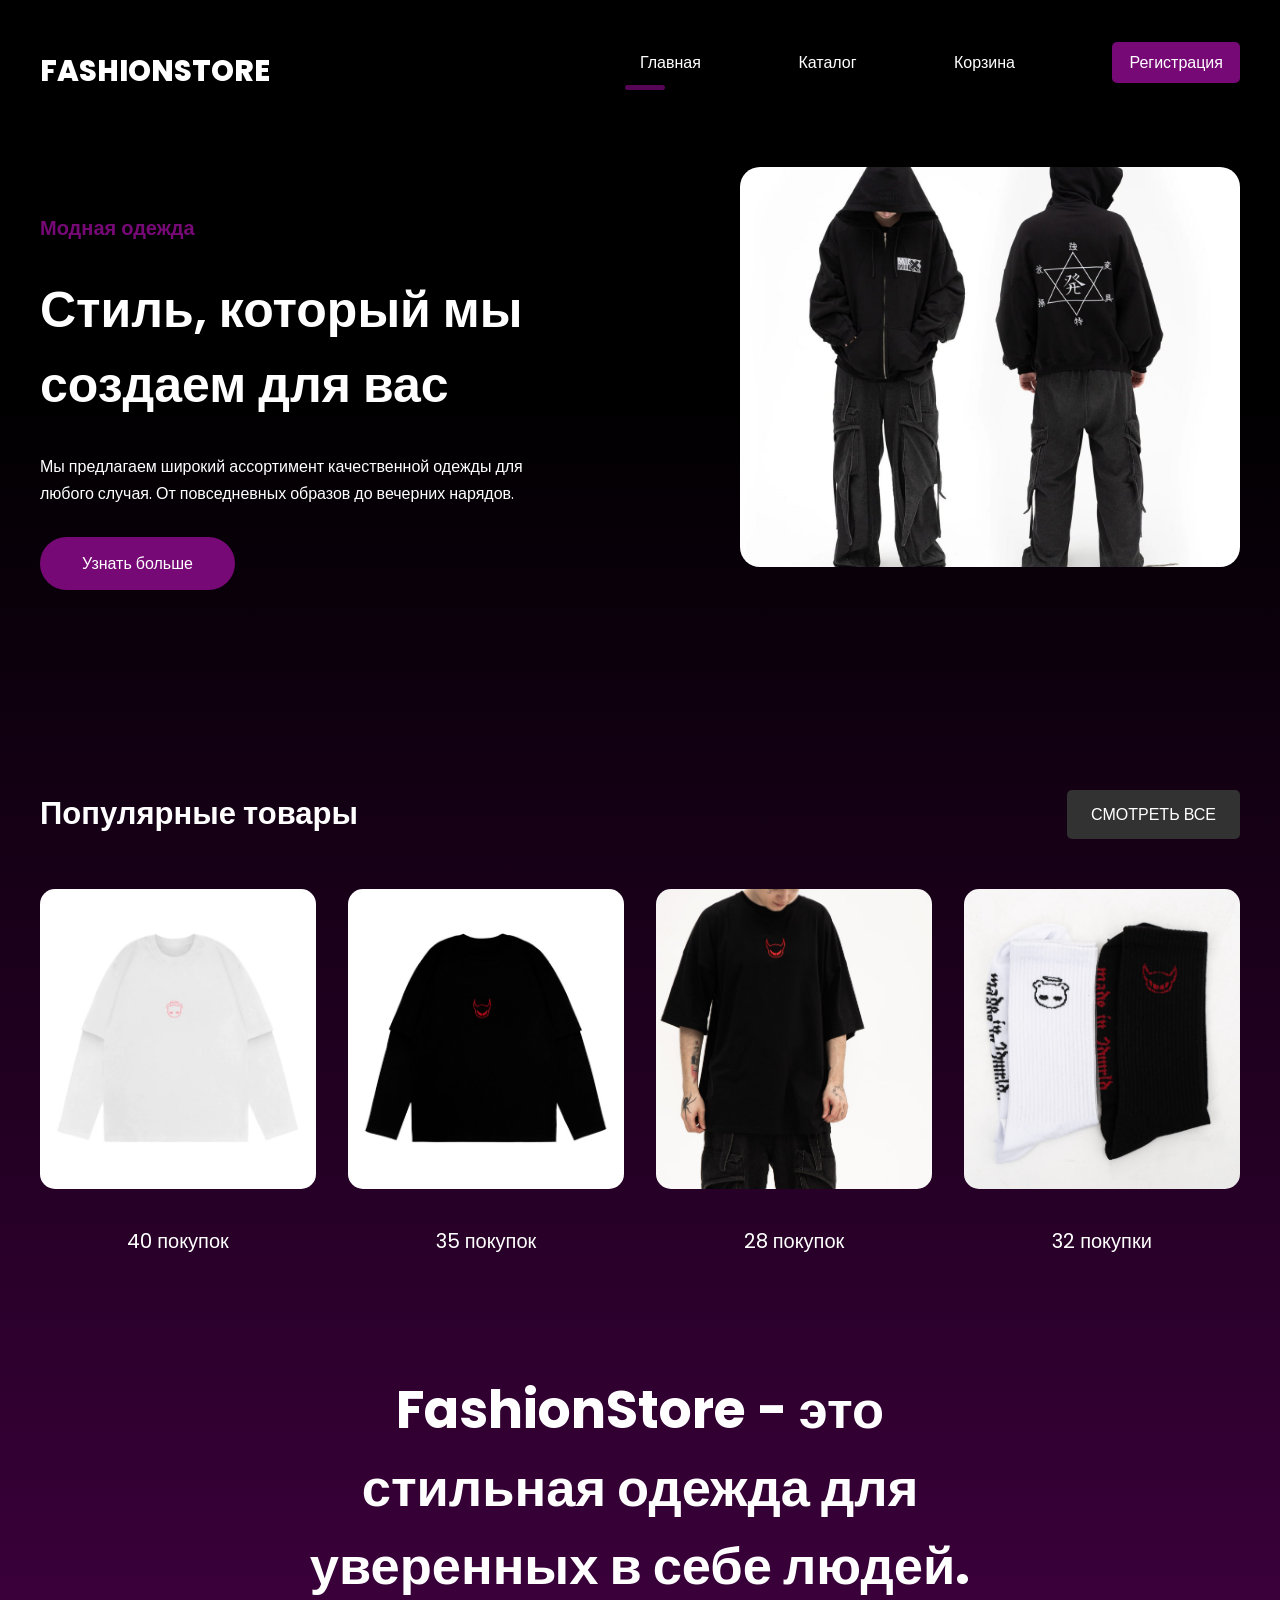
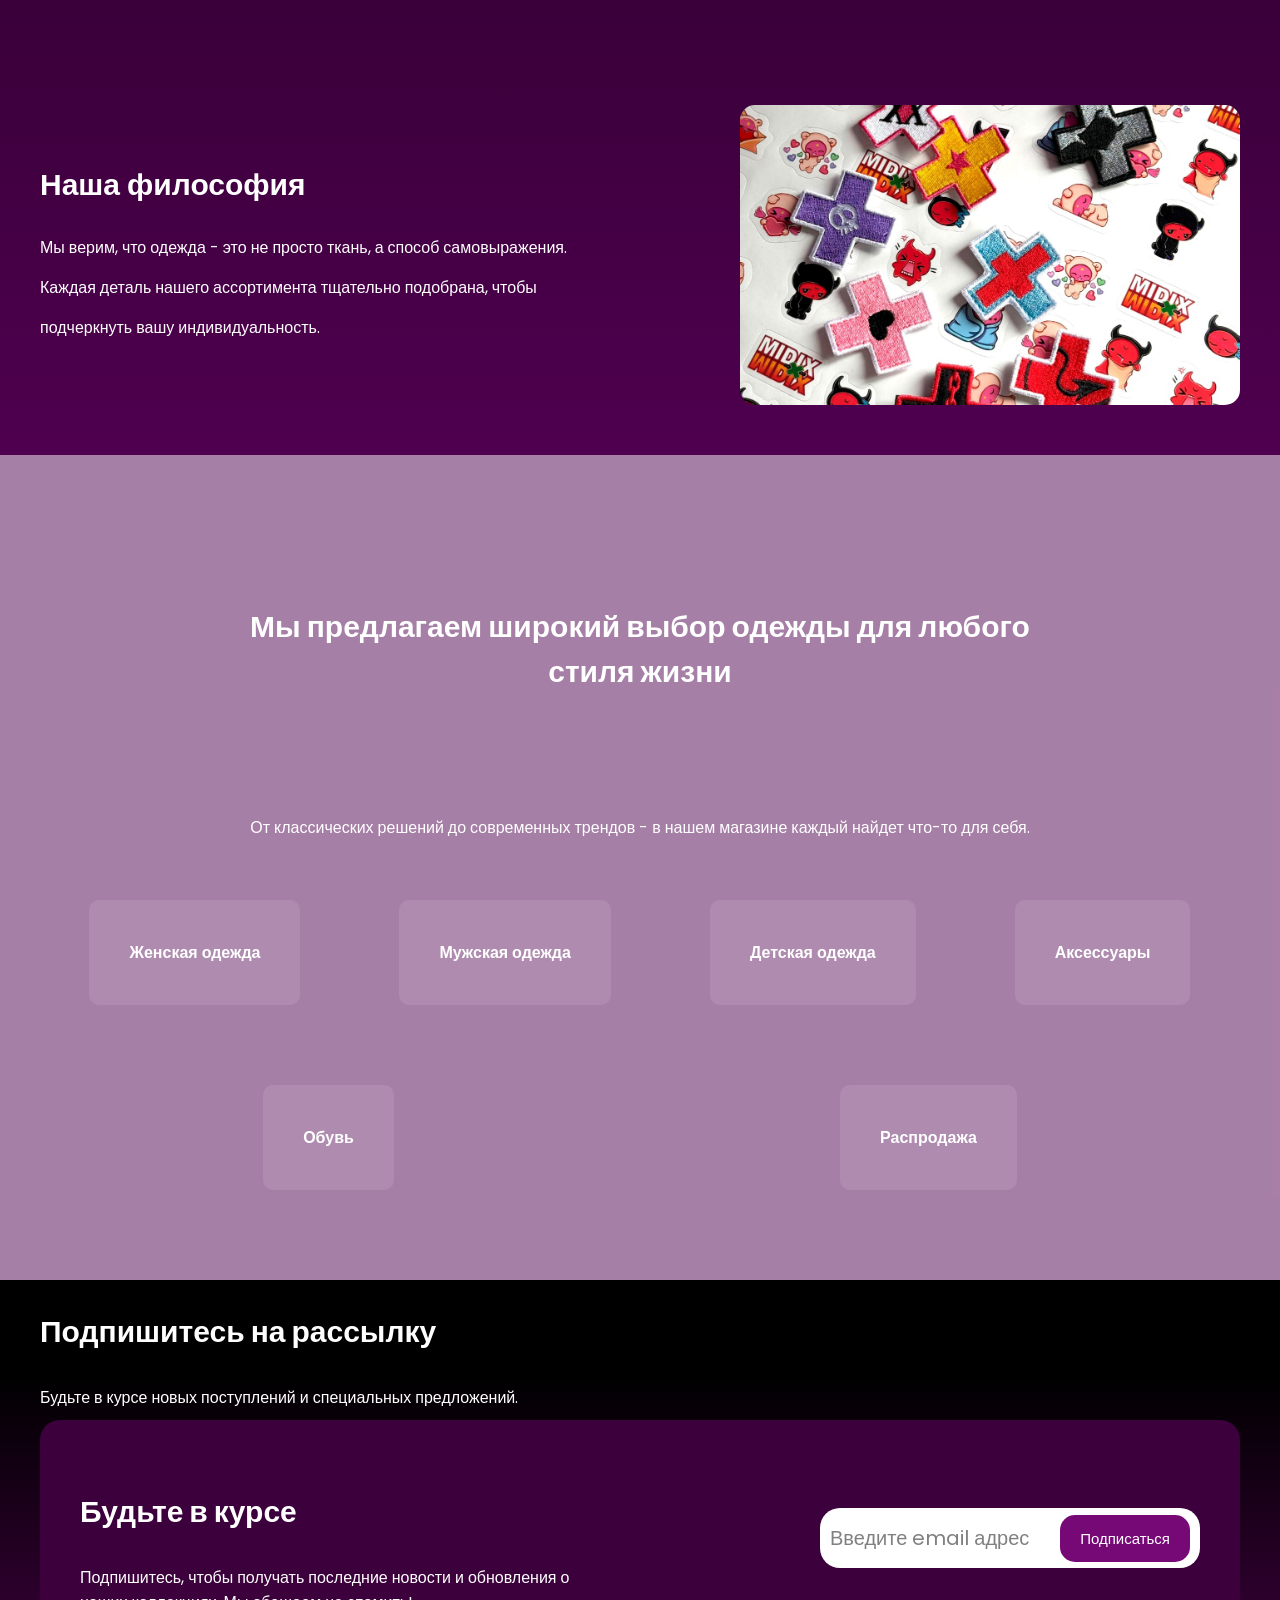
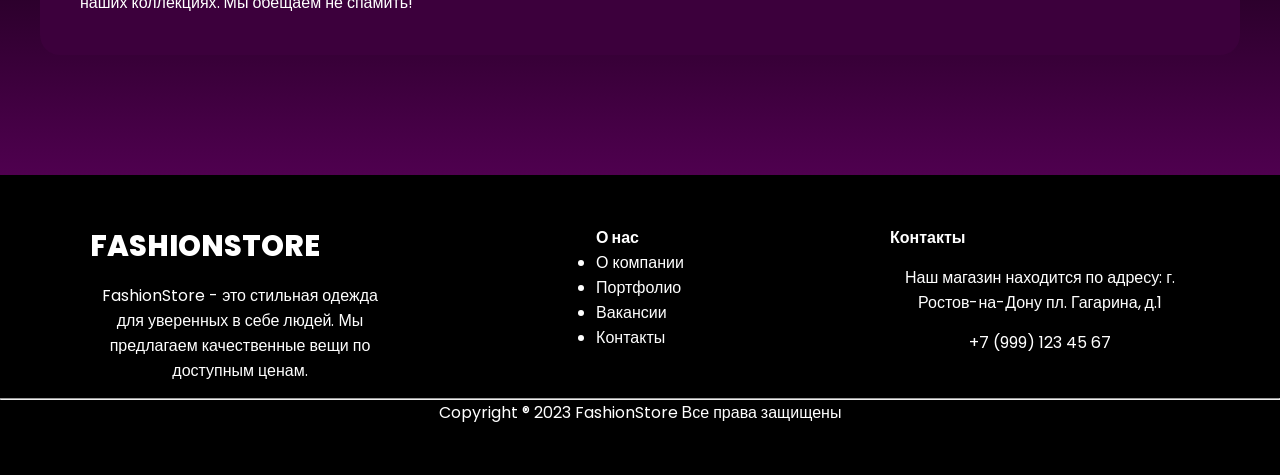
<file: index.html>
<!DOCTYPE html>
<html lang="ru">
<head>
    <meta charset="UTF-8">
    <meta name="viewport" content="width=device-width, initial-scale=1.0">
    <title>Gromov Store - Магазин одежды</title>
    <link rel="stylesheet" href="css/main.css">
</head>
<body>
    <div class="wrapper">
        <header class="container">
            <span class="logo">FashionStore</span>
            <nav>
                 <ul>
                    <li class="active"><a href="index.html">Главная</a></li>
                    <li><a href="catalog.html">Каталог</a></li>
                    <li><a href="cart.html">Корзина</a></li>
                    <li class="btn"><a href="#">Регистрация</a></li>
                </ul>
            </nav>
        </header>

        <div class="hero container">
            <div class="hero--info">
                <h2>Модная одежда</h2>
                <h1>Стиль, который мы создаем для вас</h1>
                <p>Мы предлагаем широкий ассортимент качественной одежды для любого случая. От повседневных образов до вечерних нарядов.</p>
                <button class="btn">Узнать больше</button>
            </div>
            <img src="img/style.jpg" alt="Модная одежда" class="hero-image">
        </div>  

        <div class="container trends">
            <a href="catalog.html" class="see_all">СМОТРЕТЬ ВСЕ</a>
            <h3>Популярные товары</h3>
            
            <div class="products">
                <div class="block">
                    <img src="img/WFL.jpg" alt="Белый лонгслив" class="product-img">
                    <span>40 покупок</span>
                </div>
                <div class="block">
                    <img src="img/BFL.jpg" alt="Черный лонгслив" class="product-img">
                    <span>35 покупок</span>
                </div>
                <div class="block">
                    <img src="img/blackT.jpg" alt="Черная футболка" class="product-img">
                    <span>28 покупок</span>
                </div>
                <div class="block">
                    <img src="img/Socks.jpg" alt="Модные носки" class="product-img">
                    <span>32 покупки</span>
                </div>
            </div>
        </div>

        <div class="container big-txt">
            <h2>FashionStore - это стильная одежда для уверенных в себе людей.</h2>
        </div>

        <div class="container banner">
            <div class="text-block">
                <h2>Наша философия</h2>
                <p>Мы верим, что одежда - это не просто ткань, а способ самовыражения. Каждая деталь нашего ассортимента тщательно подобрана, чтобы подчеркнуть вашу индивидуальность.</p>
            </div>
            <img src="img/patchi.jpg" alt="Коллекция одежды" class="banner-image">
        </div>

    </div>
    <div class="back_image">
        <div class="container bckimg_txt">
            <h2>Мы предлагаем широкий выбор одежды для любого стиля жизни</h2>
            <p>От классических решений до современных трендов - в нашем магазине каждый найдет что-то для себя.</p>
        </div>
        <div class="container categories">
            <ul>
                <li><div class="category"><p>Женская одежда</p></div></li>
                <li><div class="category"><p>Мужская одежда</p></div></li>
                <li><div class="category"><p>Детская одежда</p></div></li>
                <li><div class="category"><p>Аксессуары</p></div></li>
            </ul>
        </div>
        <div class="container categories">
            <ul>
                <li><div class="category"><p>Обувь</p></div></li>
                <li><div class="category"><p>Распродажа</p></div></li>
            </ul>
        </div>
    </div>
    <div class="wrapper">
        <div class="email container">
            <h2>Подпишитесь на рассылку</h2>
            <p>Будьте в курсе новых поступлений и специальных предложений.</p>
            <div class="block">
                <div>
                    <h2>Будьте в курсе</h2>
                    <p>Подпишитесь, чтобы получать последние новости и обновления о наших коллекциях. Мы обещаем не спамить!</p>
                </div>
                <div style="position: relative;">
                    <input type="email" id="emailField" placeholder="Введите email адрес">
                    <button onclick="checkEmail()">Подписаться</button>
                </div>
            </div>
        </div>
    </div>
    <footer>
        <div class="blocks container">
            <div>
                <span class="logo">FashionStore</span>
                <p>FashionStore - это стильная одежда для уверенных в себе людей. Мы предлагаем качественные вещи по доступным ценам.</p>
            </div>
            <div>
                <h4>О нас</h4>
                <ul>
                    <li>О компании</li>
                    <li>Портфолио</li>
                    <li>Вакансии</li>
                    <li>Контакты</li>  
                </ul>
            </div>
            <div>
                <h4>Контакты</h4>
                <p>Наш магазин находится по адресу: г. Ростов-на-Дону пл. Гагарина, д.1</p>
                <p>+7 (999) 123 45 67</p>
            </div>
        </div>
        <hr>
        <p>Copyright ® 2023 FashionStore Все права защищены</p>
    </footer>

    <script>
        function checkEmail(){
            let email = document.querySelector('#emailField').value;
            if(!email.includes('@')) {
                alert('Нет символа @');
            } else {
                alert('Спасибо за подписку!');
            }
        }
    </script>
</body>
</html>
</file>
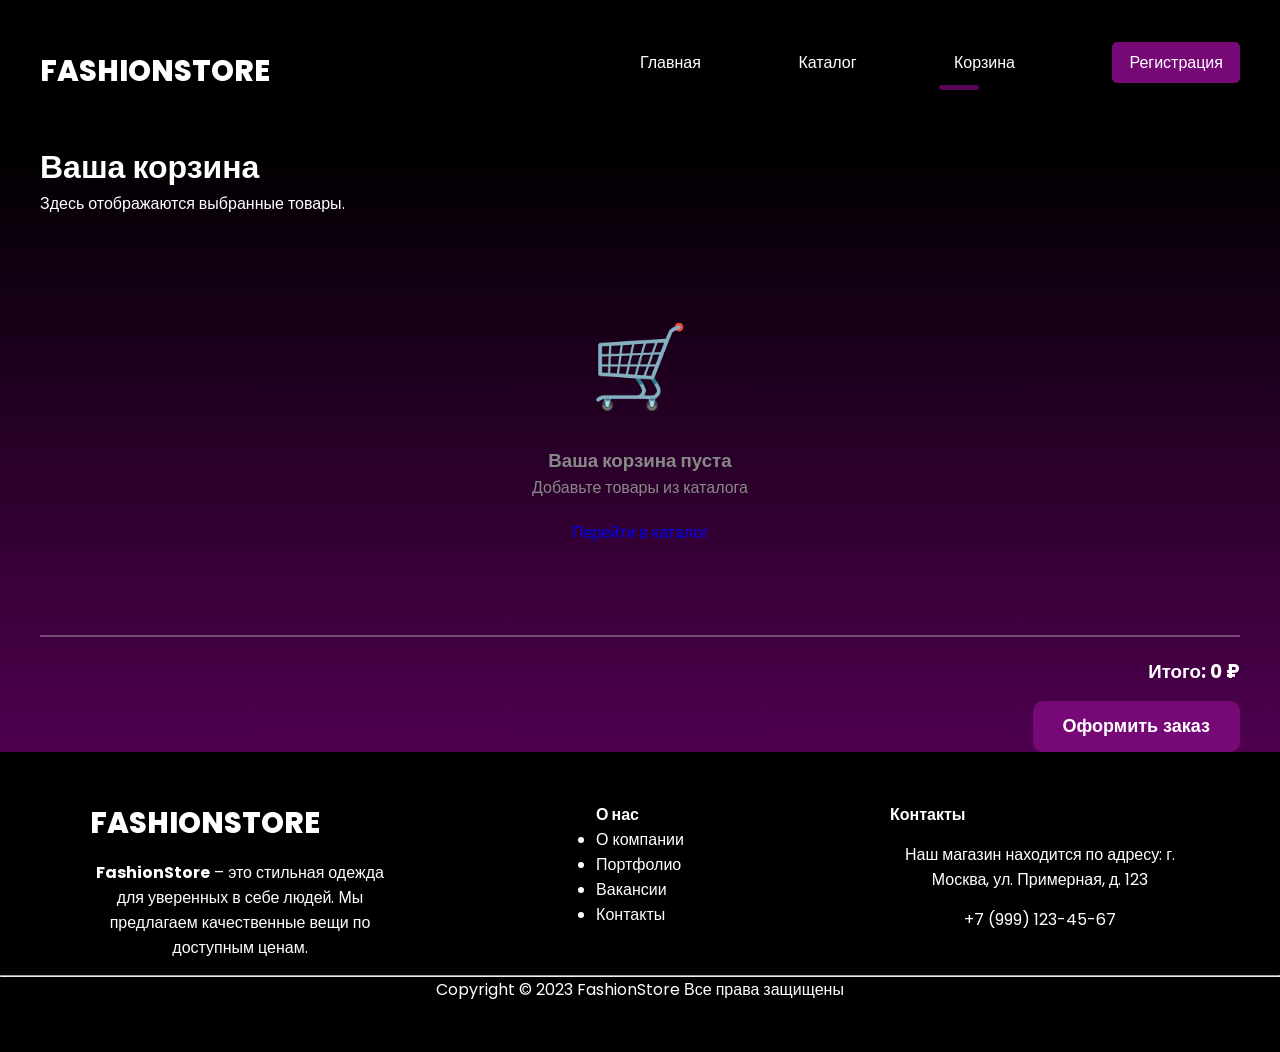
<file: cart.html>
<!DOCTYPE html>
<html lang="ru">
<head>
    <meta charset="UTF-8" />
    <meta name="viewport" content="width=device-width, initial-scale=1.0" />
    <title>Корзина - FashionStore</title>
    <link rel="stylesheet" href="css/main.css" />
</head>
<body>
    <div class="wrapper">
        <header class="container">
            <span class="logo">FASHIONSTORE</span>
            <nav>
                <ul>
                    <li><a href="index.html">Главная</a></li>
                    <li><a href="catalog.html">Каталог</a></li>
                    <li class="active"><a href="cart.html">Корзина</a></li>
                    <li class="btn"><a href="#">Регистрация</a></li>
                </ul>
            </nav>
        </header>

        <!-- Cart Section -->
        <div class="container cart">
            <h1>Ваша корзина</h1>
            <p>Здесь отображаются выбранные товары.</p>
            <div class="cart-items">
                <!-- Товары будут добавляться сюда через JS -->
            </div>
            <div class="cart-summary">
                <h3>Итого: <span id="total-price">0 ₽</span></h3>
                <button class="checkout-btn">Оформить заказ</button>
            </div>
        </div>
    </div>

    <footer class="footer-fixed">
        <div class="blocks container">
            <div>
                <span class="logo">FASHIONSTORE</span>
                <p><strong>FashionStore</strong> – это стильная одежда для уверенных в себе людей. Мы предлагаем качественные вещи по доступным ценам.</p>
            </div>
            <div>
                <h4>О нас</h4>
                <ul>
                    <li>О компании</li>
                    <li>Портфолио</li>
                    <li>Вакансии</li>
                    <li>Контакты</li>
                </ul>
            </div>
            <div>
                <h4>Контакты</h4>
                <p>Наш магазин находится по адресу: г. Москва, ул. Примерная, д. 123</p>
                <p>+7 (999) 123-45-67</p>
            </div>
        </div>
        <hr />
        <p>Copyright © 2023 FashionStore Все права защищены</p>
    </footer>

    <script src="js/scripts.js"></script>
</body>
</html>
</file>
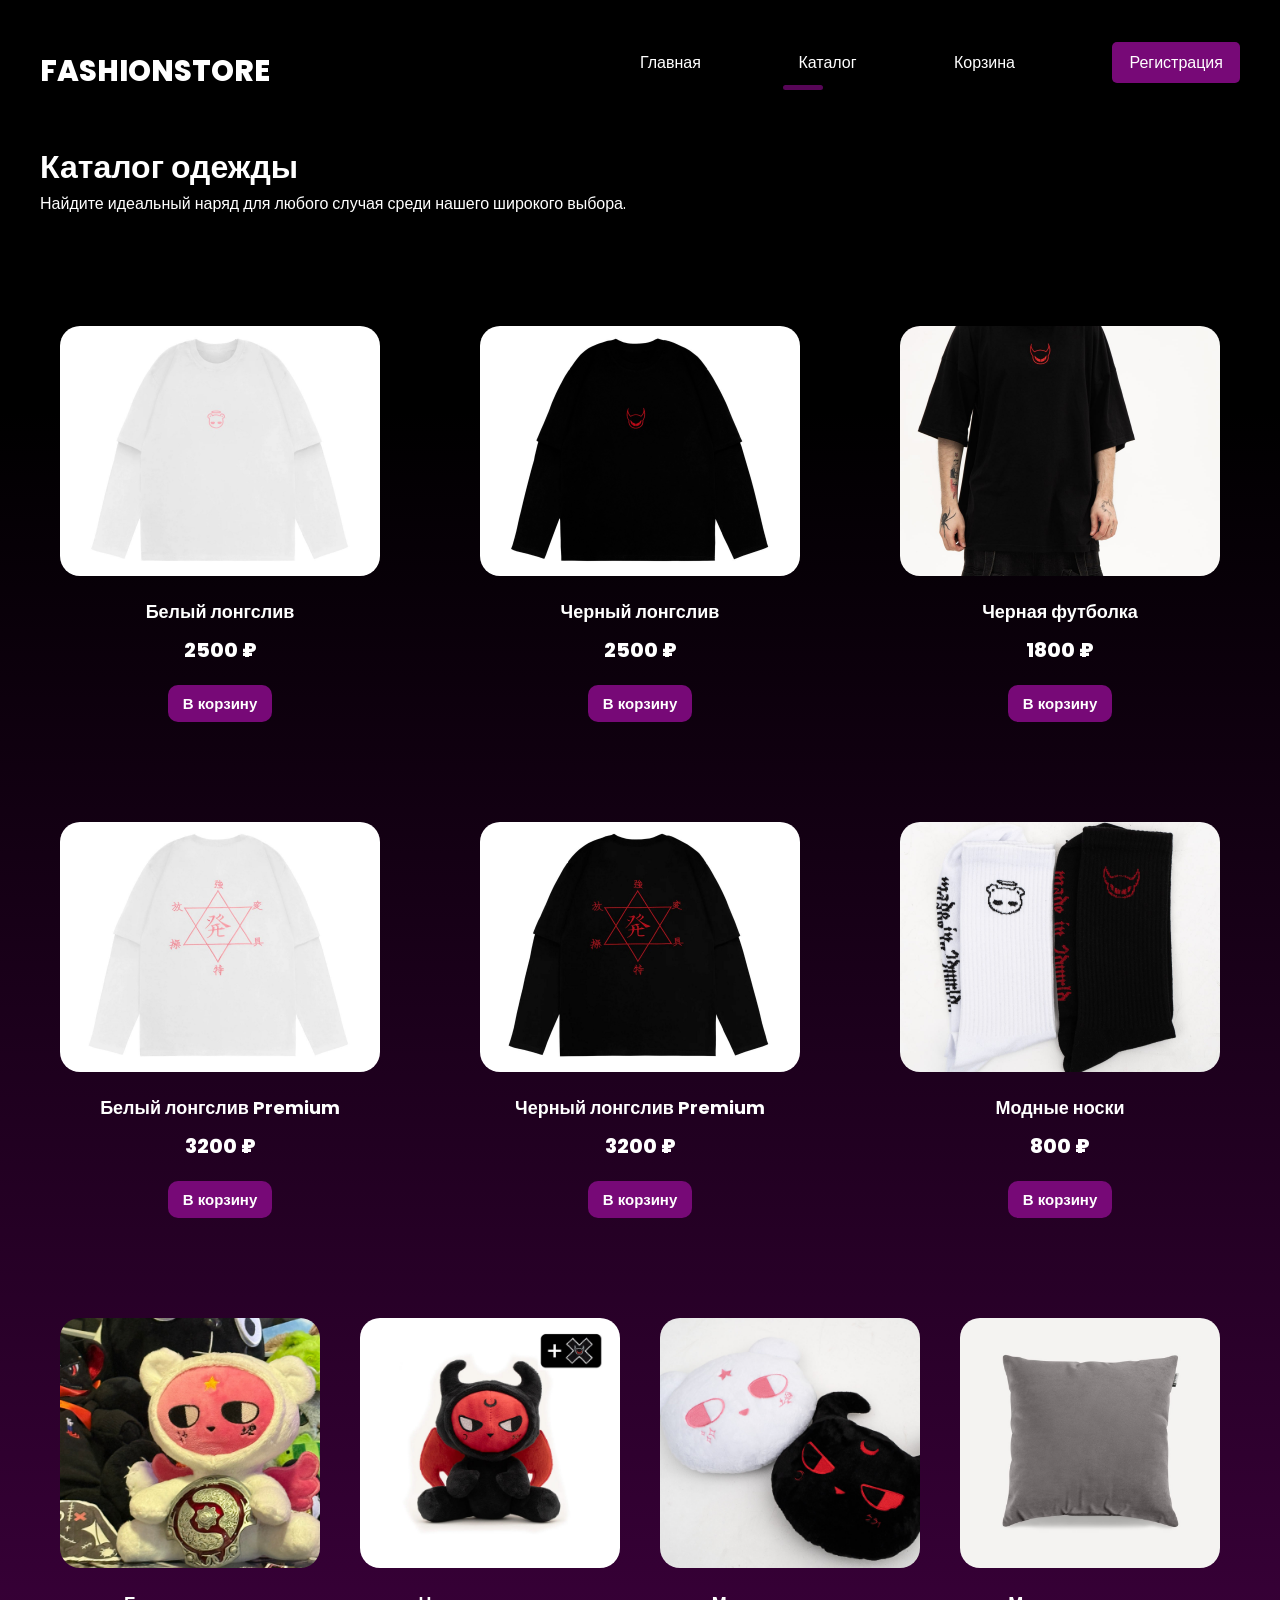
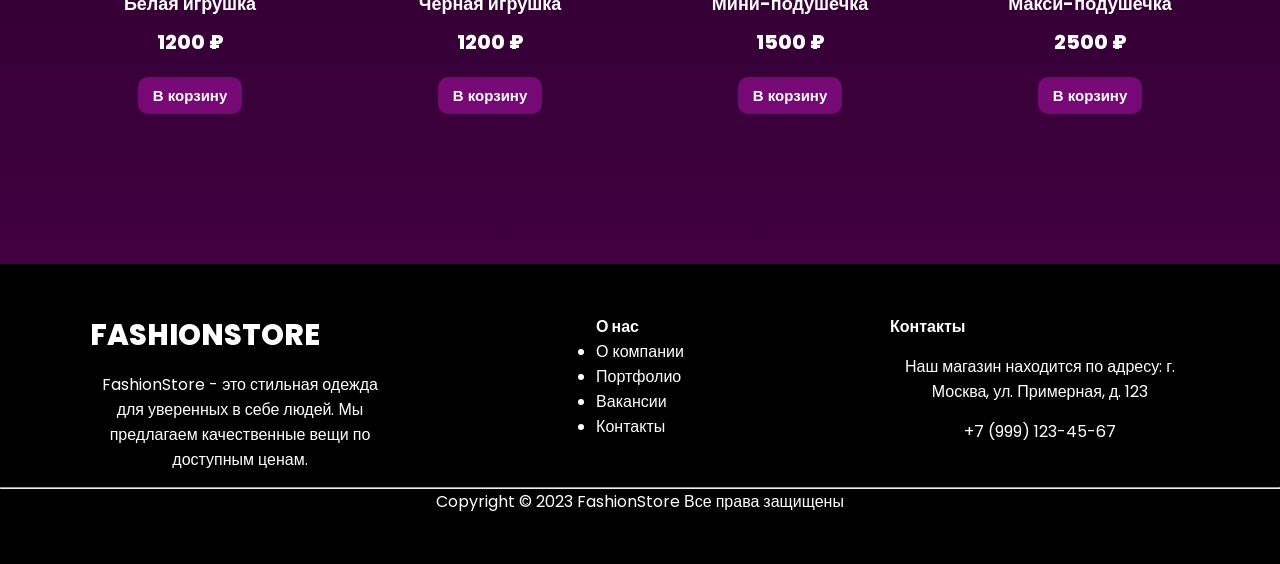
<file: catalog.html>
<!DOCTYPE html>
<html lang="ru">
<head>
    <meta charset="UTF-8" />
    <meta name="viewport" content="width=device-width, initial-scale=1.0" />
    <title>Каталог одежды - FashionStore</title>
    <link rel="stylesheet" href="css/main.css" />
</head>
<body>
    <div class="wrapper">
        <header class="container">
            <span class="logo">FashionStore</span>
            <nav>
                <ul>
                    <li><a href="index.html">Главная</a></li>
                    <li class="active"><a href="catalog.html">Каталог</a></li>
                    <li><a href="cart.html">Корзина</a></li>
                    <li class="btn"><a href="#">Регистрация</a></li>
                </ul>
            </nav>
        </header>

        <!-- Catalog Content -->
        <div class="container catalog">
            <h1>Каталог одежды</h1>
            <p>Найдите идеальный наряд для любого случая среди нашего широкого выбора.</p>
            <div class="products-list">
                <div class="block">
                    <div class="product-card">
                        <img src="img/WFL.jpg" alt="Белый лонгслив спереди" class="product-img">
                        <h3>Белый лонгслив</h3>
                        <p>2500 ₽</p>
                        <button class="add-to-cart" data-id="1">В корзину</button>
                    </div>
                    <div class="product-card">
                        <img src="img/BFL.jpg" alt="Черный лонгслив спереди" class="product-img">
                        <h3>Черный лонгслив</h3>
                        <p>2500 ₽</p>
                        <button class="add-to-cart" data-id="2">В корзину</button>
                    </div>
                    <div class="product-card">
                        <img src="img/blackT.jpg" alt="Черная футболка" class="product-img">
                        <h3>Черная футболка</h3>
                        <p>1800 ₽</p>
                        <button class="add-to-cart" data-id="3">В корзину</button>
                    </div>
                </div>
                <div class="block">
                    <div class="product-card">
                        <img src="img/WBL.jpg" alt="Белый лонгслив сзади" class="product-img">
                        <h3>Белый лонгслив Premium</h3>
                        <p>3200 ₽</p>
                        <button class="add-to-cart" data-id="4">В корзину</button>
                    </div>
                    <div class="product-card">
                        <img src="img/BBL.jpg" alt="Черный лонгслив сзади" class="product-img">
                        <h3>Черный лонгслив Premium</h3>
                        <p>3200 ₽</p>
                        <button class="add-to-cart" data-id="5">В корзину</button>
                    </div>
                    <div class="product-card">
                        <img src="img/Socks.jpg" alt="Модные носки" class="product-img">
                        <h3>Модные носки</h3>
                        <p>800 ₽</p>
                        <button class="add-to-cart" data-id="6">В корзину</button>
                    </div>
                </div>
                <div class="block">
                    <div class="product-card">
                        <img src="img/WI.jpg" alt="Белая игрушка" class="product-img">
                        <h3>Белая игрушка</h3>
                        <p>1200 ₽</p>
                        <button class="add-to-cart" data-id="7">В корзину</button>
                    </div>
                    <div class="product-card">
                        <img src="img/BI.jpg" alt="Черная игрушка" class="product-img">
                        <h3>Черная игрушка</h3>
                        <p>1200 ₽</p>
                        <button class="add-to-cart" data-id="8">В корзину</button>
                    </div>
                    <div class="product-card">
                        <img src="img/igrushka.jpg" alt="Мини-подушечка" class="product-img">
                        <h3>Мини-подушечка</h3>
                        <p>1500 ₽</p>
                        <button class="add-to-cart" data-id="9">В корзину</button>
                    </div>
                    <div class="product-card">
                        <img src="img/pillow.jpg" alt="Мини-подушечка" class="product-img">
                        <h3>Макси-подушечка</h3>
                        <p>2500 ₽</p>
                        <button class="add-to-cart" data-id="9">В корзину</button>
                    </div>
                </div>
            </div>
        </div>

        <footer>
            <div class="blocks container">
                <div>
                    <span class="logo">FashionStore</span>
                    <p>FashionStore - это стильная одежда для уверенных в себе людей. Мы предлагаем качественные вещи по доступным ценам.</p>
                </div>
                <div>
                    <h4>О нас</h4>
                    <ul>
                        <li>О компании</li>
                        <li>Портфолио</li>
                        <li>Вакансии</li>
                        <li>Контакты</li>
                    </ul>
                </div>
                <div>
                    <h4>Контакты</h4>
                    <p>Наш магазин находится по адресу: г. Москва, ул. Примерная, д. 123</p>
                    <p>+7 (999) 123-45-67</p>
                </div>
            </div>
            <hr />
            <p>Copyright © 2023 FashionStore Все права защищены</p>
        </footer>
    </div>

    <script src="js/scripts.js"></script>
</body>
</html>
</file>
<file: css/main.css>
@import url('https://fonts.googleapis.com/css2?family=Poppins:wght@400;500;700;800&display=swap');

*{
    margin: 0;
    padding: 0;
    box-sizing: border-box;
}

body{
    font-family: "Poppins", sans-serif;
    font-weight: 400;
    color: #fff;
    font-size: 16px;
    min-height: 100vh;
    display: flex;
    flex-direction: column;
}

#root {
    flex: 1;
    display: flex;
    flex-direction: column;
}

.App {
    flex: 1;
    display: flex;
    flex-direction: column;
}

main {
    flex: 1;
}

a{
    text-decoration: none;
}

img{
    max-width: 100%;
}

.wrapper{
    background: linear-gradient(180deg,rgba(0, 0, 0, 1) 19%, rgba(79, 0, 79, 1) 100%);
    width: 100%;
    flex: 1;
}

.container{
    width: 1200px;
    margin: auto;
}

header{
    padding: 50px 0;
}

.logo{
    text-transform: uppercase;
    font-size: 29px;
    font-weight: 800;
}

nav{
    float: right;
    width: 50%;
}

header nav ul{
    position: relative;
    list-style: none;
    display: flex;
    justify-content: space-between;
    z-index: 2;
}

header nav ul li{
    display: inline-block;
}

header nav ul li a{
    color: #fff;
}

header nav ul li.active::after {
    content: '';
    display: block;
    width: 40px;
    height: 5px;
    position: relative;
    background: #570657;
    border-radius: 10px;
    top: 10px;
    left: -15px;
}

header nav ul li:not(.active):not(.btn) a:hover{
    border-bottom: 5px solid #570657;
}

header nav ul li.btn a, .email .block button{
    background: #770977;
    padding: 9px 17px;
    border-radius: 5px;
    transition: all 500ms ease;
    
}

header nav ul li.btn a:hover, .email .block button:hover{
    background: #3c003c;
    cursor: pointer;
}

.hero{
    padding-bottom: 100px;
    position: relative;
    z-index: 1;
    display: flex;
    justify-content: space-between;
    align-items: center;
}

.hero--info{
    width: 530px;
    padding-top: 70px;
}

.hero--info h2{
    font-size: 20px;
    font-weight: 600;
    color: #770977;
}

.hero--info h1{
    margin: 30px 0;
    font-size: 50px;
    font-weight: 600;
}

.hero--info p{
    margin: 30px 0;
    font-weight: 400;
    line-height: 170%;
}

.hero--info .btn{
    background: #770977;
    width: 195px;
    height: 53px;
    border-radius: 40px;
    color: #fff;
    font-size: 16px;
    font-weight: 400;
    font-family: "Poppins", sans-serif;
    border: 0;
    transition: all 500ms ease;
}

.hero--info .btn:hover{
    background: #3c003c;
    cursor: pointer;
    transform: scale(1.1);
}

.hero-image {
    width: 500px;
    height: 400px;
    border-radius: 20px;
    object-fit: cover;
}

/*Секция с товарами*/

.trends{
    padding-top: 100px;
}

.trends h3{
    font-size: 31px;
    font-weight: 600;
}

.trends .see_all{
    display: block;
    color: #fff;
    background: rgb(50, 50, 50);
    padding: 12px 24px;
    border-radius: 5px;
    float: right;
    transition: all 500ms ease;
}

.trends .see_all:hover{
    transform: scale(1.1);
}

.trends .products{
    display: flex;
    justify-content: space-between;
    width: 100%;
    padding: 50px 0px;
}

.trends .products .block{
    text-align: center;
    width: 23%;
}

.product-img {
    width: 100%;
    height: 300px;
    border-radius: 15px;
    object-fit: cover;
    margin-bottom: 15px;
    transition: all 300ms ease;
}

.product-img:hover {
    transform: scale(1.05);
}

.trends .products .block span{
    margin: 15px 0;
    display: block;
    text-align: center;
    font-size: 20px;
}

.big-txt{
    padding: 50px;
    text-align: center;
    font-size: 35px;
    font-weight: 600;
    width: 800px;
}

.banner{
    display: flex;
    justify-content: space-between;
    align-items: center;
    padding: 50px 0;
}

.banner-image {
    width: 500px;
    height: 300px;
    border-radius: 15px;
    object-fit: cover;
}

.banner .text-block{
    width: 545px;
}

.banner .text-block h2{
    font-size: 30px;
    font-weight: 600;
    margin-bottom: 20px;
}

.banner .text-block p{
    line-height: 250%;
}

.bckimg_txt{
    width: 826px;
}   

.back_image h2{
    font-size: 30px;
    font-weight: 800;
    position: relative;
    text-align: center;
    padding: 100px 0;
    z-index: 2;
}

.back_image p{  
    position: relative;
    text-align: center;
    padding: 20px 0;
    z-index: 2;
}

.category{
    display: block;
    position: relative;
    z-index: 2;
    text-align: center;
    margin: 40px 0;
    font-weight: 600;
    padding: 20px 40px;
    background: rgba(255, 255, 255, 0.1);
    border-radius: 10px;
    transition: all 500ms ease;
}

.category:hover{
    background: rgba(255, 255, 255, 0.2);
    transform: scale(1.05);
    cursor: pointer;
}

.categories ul{
    list-style: none;
    display: flex;
    width: 100%;
    justify-content: space-around;
    text-align: center;
}

.back_image{
    background: rgba(79, 0, 79, 0.5);
    padding: 50px 0;
}

.email{
    padding-bottom: 120px;
}

.email h2{
    padding-top: 30px;
    padding-bottom: 30px;
    font-size: 30px;
}
.email .block p{
    display: block;
    width: 500px;
}

.email .block{
    background-color: #3c003c;
    border-radius: 20px;
    padding: 40px 40px;
    margin-top: 10px;
    display: flex;
    justify-content: space-between;
    align-items: center;
}

.email .block input{
    background: #fff;
    outline: none;
    border: 0;
    border-radius: 20px;
    width: 380px;
    padding: 15px 0px;
    padding-right: 130px;
    padding-left: 10px;
    font-family: "Poppins", sans-serif;
    font-size: 20px;
    font-weight: 800px;
    color: #570657;
    position: relative;
    z-index: 1;
}

.email .block input::placeholder{
    color: gray;
}

.email .block button{
    cursor: pointer;
    border: 0;
    border-radius: 15px;
    padding: 15px 20px;
    color: #fff;
    font-size: 15px;
    position: absolute;
    right: 10px;
    z-index: 2;
    top: 7px
}

footer{
    background: black;
    padding: 50px 0px;
    margin-top: auto;
}

footer .blocks{
    display: flex;
    justify-content: space-between;
    padding: 0 50px;
}

footer .blocks p{
    width: 300px;
    margin: 15px 0;
}

footer p{
    text-align: center;
}

.products-list{
    padding: 80px 0;
}

.products-list .block{
    display: flex;
    justify-content: space-between;
    margin-bottom: 40px;
}

.products-list .block .product-card{
    display: block;
    padding: 30px 20px;
    text-align: center;
    width: 30%;
}

.products-list .block .product-card h3{
    padding-bottom: 10px;
    font-size: 18px;
}

.products-list .block .product-card button{
    background: #770977;
    border: 0;
    padding: 10px 15px;
    color: #fff;
    border-radius: 10px;
    transition: all 500ms ease;
    font-size: 15px;
    font-weight: 600;
    margin-top: 10px;
    cursor: pointer;
}

.products-list .block .product-card button:hover{
    transform: scale(1.05);
    background: #3c003c;
}

.products-list .block .product-card .product-img{
    width: 100%;
    height: 250px;
    border-radius: 20px;
    margin: 0 auto 15px auto;
}

.products-list .block .product-card p{
    font-weight: 800;
    padding-bottom: 10px;
    font-size: 20px;
}

.cart-items {
    margin: 30px 0;
    min-height: 200px;
}

.cart-item {
    display: flex;
    align-items: center;
    background: rgba(255, 255, 255, 0.1);
    border-radius: 10px;
    padding: 20px;
    margin-bottom: 15px;
}

.cart-item-img {
    width: 100px;
    height: 100px;
    border-radius: 10px;
    object-fit: cover;
    margin-right: 20px;
}

.item-info {
    flex-grow: 1;
}

.item-info h3 {
    margin-bottom: 10px;
}

.price {
    font-weight: bold;
    color: #770977;
    font-size: 18px;
}

.remove-btn {
    background: #ff4d4d;
    border: 0;
    padding: 8px 15px;
    color: #fff;
    border-radius: 5px;
    cursor: pointer;
    transition: all 300ms ease;
}

.remove-btn:hover {
    background: #cc0000;
}

.cart-summary {
    text-align: right;
    margin-top: 30px;
    padding-top: 20px;
    border-top: 2px solid rgba(255, 255, 255, 0.3);
}

.checkout-btn {
    background: #770977;
    border: 0;
    padding: 15px 30px;
    color: #fff;
    border-radius: 10px;
    font-size: 18px;
    font-weight: 600;
    cursor: pointer;
    transition: all 300ms ease;
    margin-top: 15px;
}

.checkout-btn:hover {
    background: #3c003c;
    transform: scale(1.05);
}

.cart-empty {
    text-align: center;
    padding: 60px 0;
    color: #888;
}

.cart-empty-icon {
    font-size: 80px;
    margin-bottom: 20px;
    color: #570657;
}
</file>
